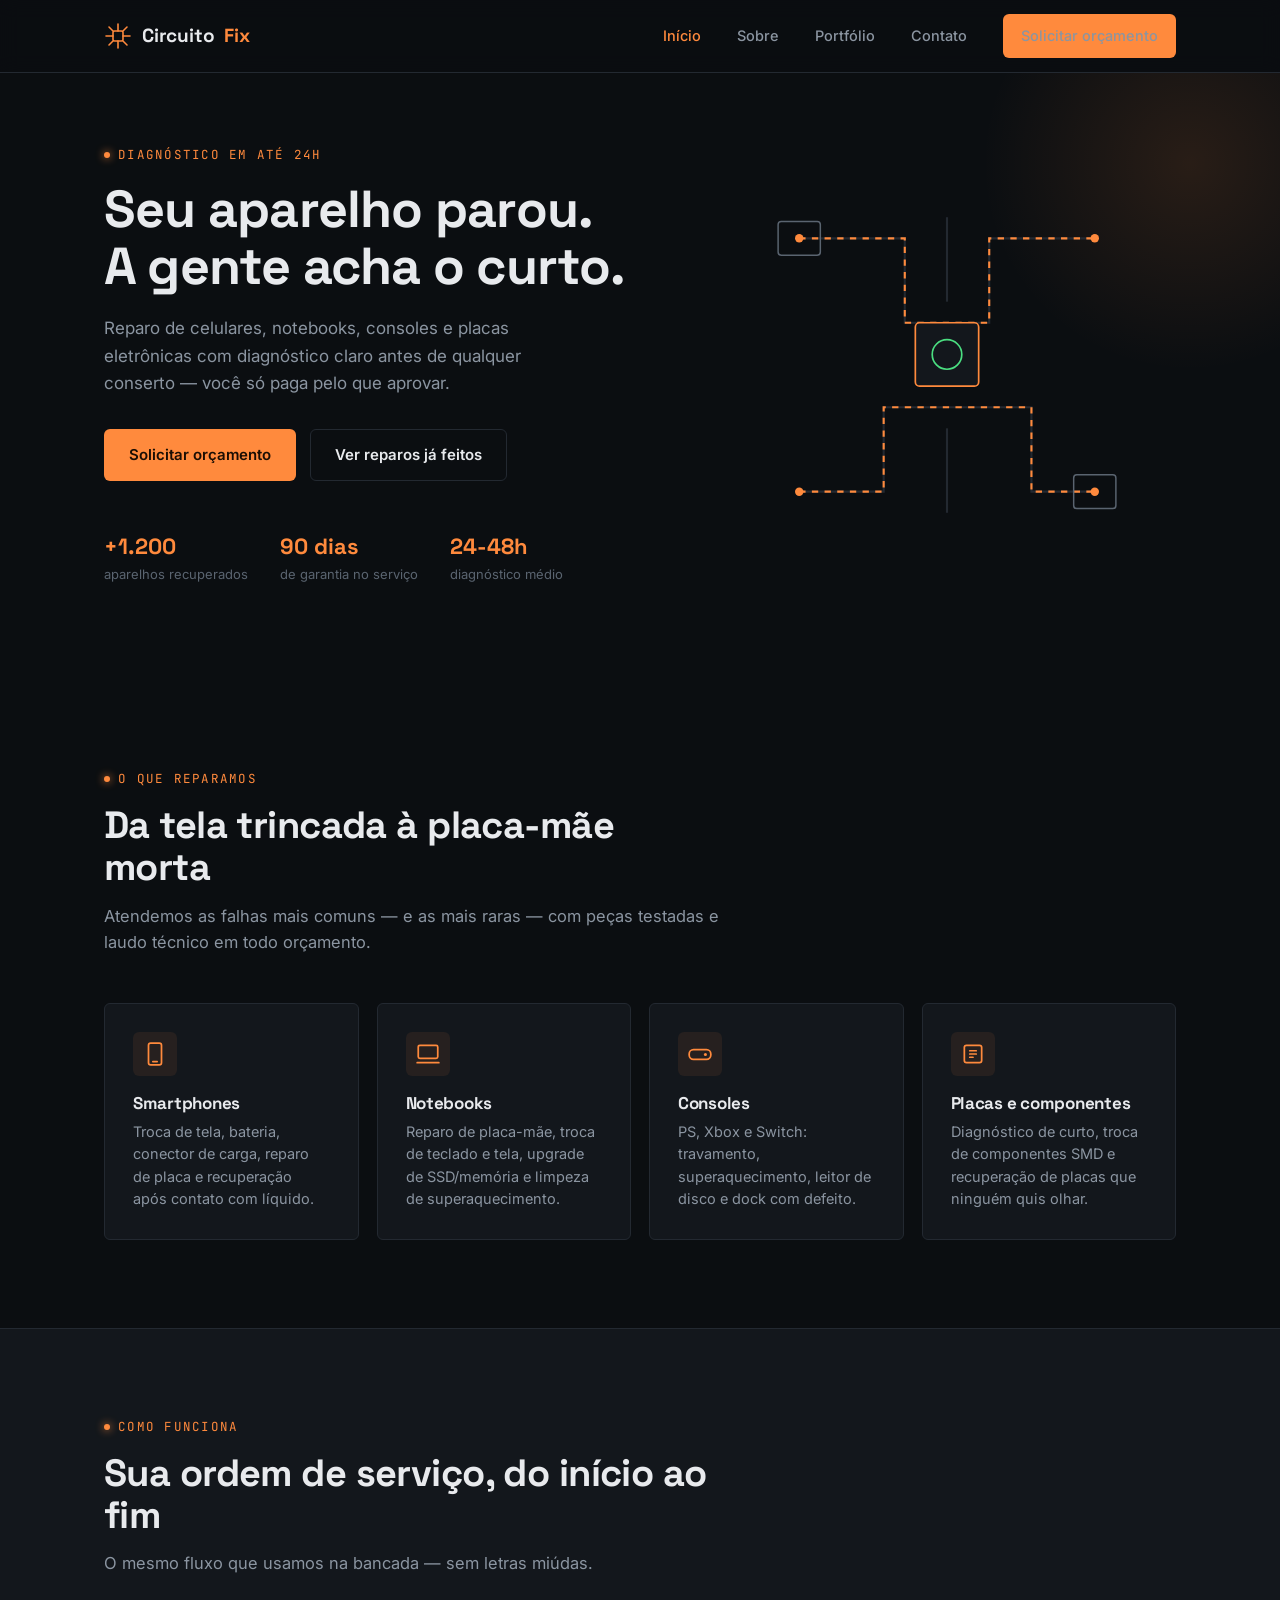
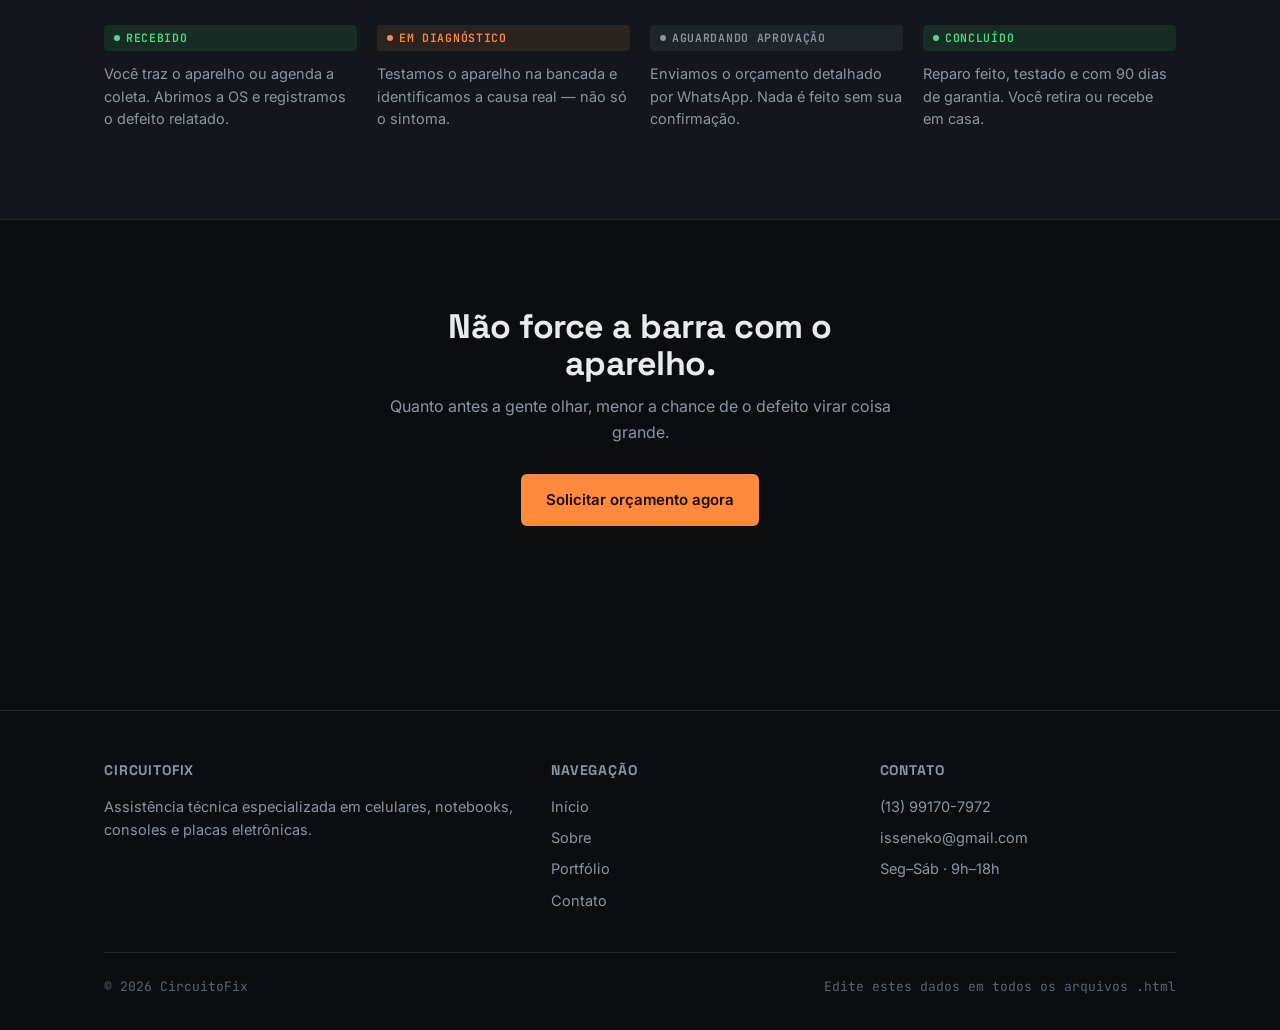
<file: index.html>
<!DOCTYPE html>
<html lang="pt-BR">
<head>
<meta charset="UTF-8">
<meta name="viewport" content="width=device-width, initial-scale=1.0">
<title>CircuitoFix — Assistência Técnica de Eletrônicos</title>
<meta name="description" content="Reparo de eletrônicos com diagnóstico transparente. Celulares, notebooks, consoles e placas. Orçamento sem compromisso.">
<link rel="stylesheet" href="assets/style.css">
</head>
<body>

<header>
  <nav class="nav wrap">
    <a href="index.html" class="logo">
      <svg class="logo-mark" viewBox="0 0 28 28" fill="none" xmlns="http://www.w3.org/2000/svg">
        <rect x="9" y="9" width="10" height="10" rx="1.5" stroke="#FF8A3D" stroke-width="1.6"/>
        <path d="M14 2V9M14 19V26M2 14H9M19 14H26M5 5L9 9M23 5L19 9M5 23L9 19M23 23L19 19" stroke="#FF8A3D" stroke-width="1.6" stroke-linecap="round"/>
      </svg>
      Circuito<span>Fix</span>
    </a>
    <button class="nav-toggle" aria-label="Abrir menu" aria-expanded="false">
      <svg width="24" height="24" viewBox="0 0 24 24" fill="none"><path d="M3 6H21M3 12H21M3 18H21" stroke="currentColor" stroke-width="2" stroke-linecap="round"/></svg>
    </button>
    <div class="nav-links">
      <a href="index.html" class="active">Início</a>
      <a href="sobre.html">Sobre</a>
      <a href="portfolio.html">Portfólio</a>
      <a href="contato.html">Contato</a>
      <a href="contato.html" class="nav-cta">Solicitar orçamento</a>
    </div>
  </nav>
</header>

<main>

  <!-- HERO: diagrama de trilha de PCB conectando os elementos -->
  <section class="hero">
    <div class="wrap hero-grid">
      <div class="hero-copy reveal">
        <div class="eyebrow">Diagnóstico em até 24h</div>
        <h1>Seu aparelho parou.<br>A gente acha o curto.</h1>
        <p class="hero-sub">Reparo de celulares, notebooks, consoles e placas eletrônicas com diagnóstico claro antes de qualquer conserto — você só paga pelo que aprovar.</p>
        <div class="hero-actions">
          <a href="contato.html" class="btn btn-primary">Solicitar orçamento</a>
          <a href="portfolio.html" class="btn btn-ghost">Ver reparos já feitos</a>
        </div>
        <div class="hero-trust">
          <div class="hero-trust-item"><strong>+1.200</strong><span>aparelhos recuperados</span></div>
          <div class="hero-trust-item"><strong>90 dias</strong><span>de garantia no serviço</span></div>
          <div class="hero-trust-item"><strong>24-48h</strong><span>diagnóstico médio</span></div>
        </div>
      </div>

      <div class="hero-visual reveal">
        <svg viewBox="0 0 360 360" fill="none" xmlns="http://www.w3.org/2000/svg" class="pcb-art">
          <!-- trilhas -->
          <path d="M40 60H140V140H220V60H320" stroke="#232931" stroke-width="2"/>
          <path d="M40 60H140V140H220V60H320" stroke="#FF8A3D" stroke-width="2" stroke-dasharray="6 6" class="trace trace-1"/>
          <path d="M40 300H120V220H260V300H320" stroke="#232931" stroke-width="2"/>
          <path d="M40 300H120V220H260V300H320" stroke="#FF8A3D" stroke-width="2" stroke-dasharray="6 6" class="trace trace-2"/>
          <path d="M180 40V120" stroke="#232931" stroke-width="2"/>
          <path d="M180 240V320" stroke="#232931" stroke-width="2"/>
          <!-- componentes -->
          <rect x="150" y="140" width="60" height="60" rx="4" stroke="#FF8A3D" stroke-width="1.6" fill="#13171C"/>
          <circle cx="180" cy="170" r="14" stroke="#4ADE80" stroke-width="1.6" fill="none"/>
          <circle cx="40" cy="60" r="4" fill="#FF8A3D"/>
          <circle cx="320" cy="60" r="4" fill="#FF8A3D"/>
          <circle cx="40" cy="300" r="4" fill="#FF8A3D"/>
          <circle cx="320" cy="300" r="4" fill="#FF8A3D"/>
          <rect x="20" y="44" width="40" height="32" rx="3" stroke="#5A6470" stroke-width="1.4" fill="none"/>
          <rect x="300" y="284" width="40" height="32" rx="3" stroke="#5A6470" stroke-width="1.4" fill="none"/>
        </svg>
      </div>
    </div>
  </section>

  <!-- SERVIÇOS — resumo, vocabulário de OS -->
  <section class="section">
    <div class="wrap">
      <div class="section-head reveal">
        <div class="eyebrow">O que reparamos</div>
        <h2>Da tela trincada à placa-mãe morta</h2>
        <p>Atendemos as falhas mais comuns — e as mais raras — com peças testadas e laudo técnico em todo orçamento.</p>
      </div>

      <div class="services-grid reveal">
        <div class="card service-card">
          <div class="service-icon">
            <svg width="26" height="26" viewBox="0 0 24 24" fill="none"><rect x="6" y="2" width="12" height="20" rx="2" stroke="#FF8A3D" stroke-width="1.6"/><line x1="10" y1="19" x2="14" y2="19" stroke="#FF8A3D" stroke-width="1.6" stroke-linecap="round"/></svg>
          </div>
          <h3>Smartphones</h3>
          <p class="text-muted">Troca de tela, bateria, conector de carga, reparo de placa e recuperação após contato com líquido.</p>
        </div>
        <div class="card service-card">
          <div class="service-icon">
            <svg width="26" height="26" viewBox="0 0 24 24" fill="none"><rect x="3" y="4" width="18" height="12" rx="1.5" stroke="#FF8A3D" stroke-width="1.6"/><line x1="2" y1="20" x2="22" y2="20" stroke="#FF8A3D" stroke-width="1.6" stroke-linecap="round"/></svg>
          </div>
          <h3>Notebooks</h3>
          <p class="text-muted">Reparo de placa-mãe, troca de teclado e tela, upgrade de SSD/memória e limpeza de superaquecimento.</p>
        </div>
        <div class="card service-card">
          <div class="service-icon">
            <svg width="26" height="26" viewBox="0 0 24 24" fill="none"><rect x="2" y="8" width="20" height="9" rx="4" stroke="#FF8A3D" stroke-width="1.6"/><circle cx="17" cy="12.5" r="1.4" fill="#FF8A3D"/></svg>
          </div>
          <h3>Consoles</h3>
          <p class="text-muted">PS, Xbox e Switch: travamento, superaquecimento, leitor de disco e dock com defeito.</p>
        </div>
        <div class="card service-card">
          <div class="service-icon">
            <svg width="26" height="26" viewBox="0 0 24 24" fill="none"><rect x="4" y="4" width="16" height="16" rx="2" stroke="#FF8A3D" stroke-width="1.6"/><path d="M9 9H15M9 12H15M9 15H12" stroke="#FF8A3D" stroke-width="1.6" stroke-linecap="round"/></svg>
          </div>
          <h3>Placas e componentes</h3>
          <p class="text-muted">Diagnóstico de curto, troca de componentes SMD e recuperação de placas que ninguém quis olhar.</p>
        </div>
      </div>
    </div>
  </section>

  <!-- COMO FUNCIONA — ordem de serviço real, não números genéricos -->
  <section class="section section-os">
    <div class="wrap">
      <div class="section-head reveal">
        <div class="eyebrow">Como funciona</div>
        <h2>Sua ordem de serviço, do início ao fim</h2>
        <p>O mesmo fluxo que usamos na bancada — sem letras miúdas.</p>
      </div>

      <div class="os-list reveal">
        <div class="os-item">
          <span class="status status-ok">Recebido</span>
          <p>Você traz o aparelho ou agenda a coleta. Abrimos a OS e registramos o defeito relatado.</p>
        </div>
        <div class="os-item">
          <span class="status status-progress">Em diagnóstico</span>
          <p>Testamos o aparelho na bancada e identificamos a causa real — não só o sintoma.</p>
        </div>
        <div class="os-item">
          <span class="status status-wait">Aguardando aprovação</span>
          <p>Enviamos o orçamento detalhado por WhatsApp. Nada é feito sem sua confirmação.</p>
        </div>
        <div class="os-item">
          <span class="status status-ok">Concluído</span>
          <p>Reparo feito, testado e com 90 dias de garantia. Você retira ou recebe em casa.</p>
        </div>
      </div>
    </div>
  </section>

  <!-- CTA final -->
  <section class="section cta-final">
    <div class="wrap cta-final-inner reveal">
      <h2>Não force a barra com o aparelho.</h2>
      <p>Quanto antes a gente olhar, menor a chance de o defeito virar coisa grande.</p>
      <a href="contato.html" class="btn btn-primary">Solicitar orçamento agora</a>
    </div>
  </section>

</main>

<footer>
  <div class="wrap">
    <div class="footer-grid">
      <div class="footer-col">
        <h4>CircuitoFix</h4>
        <p>Assistência técnica especializada em celulares, notebooks, consoles e placas eletrônicas.</p>
      </div>
      <div class="footer-col">
        <h4>Navegação</h4>
        <a href="index.html">Início</a>
        <a href="sobre.html">Sobre</a>
        <a href="portfolio.html">Portfólio</a>
        <a href="contato.html">Contato</a>
      </div>
      <div class="footer-col">
        <h4>Contato</h4>
        <a href="tel:+5513991707972">(13) 99170-7972</a>
        <a href="mailto:isseneko@gmail.com">isseneko@gmail.com</a>
        <p>Seg–Sáb · 9h–18h</p>
      </div>
    </div>
    <div class="footer-bottom">
      <span>© 2026 CircuitoFix</span>
      <span>Edite estes dados em todos os arquivos .html</span>
    </div>
  </div>
</footer>

<script src="assets/script.js"></script>
</body>
</html>
</file>
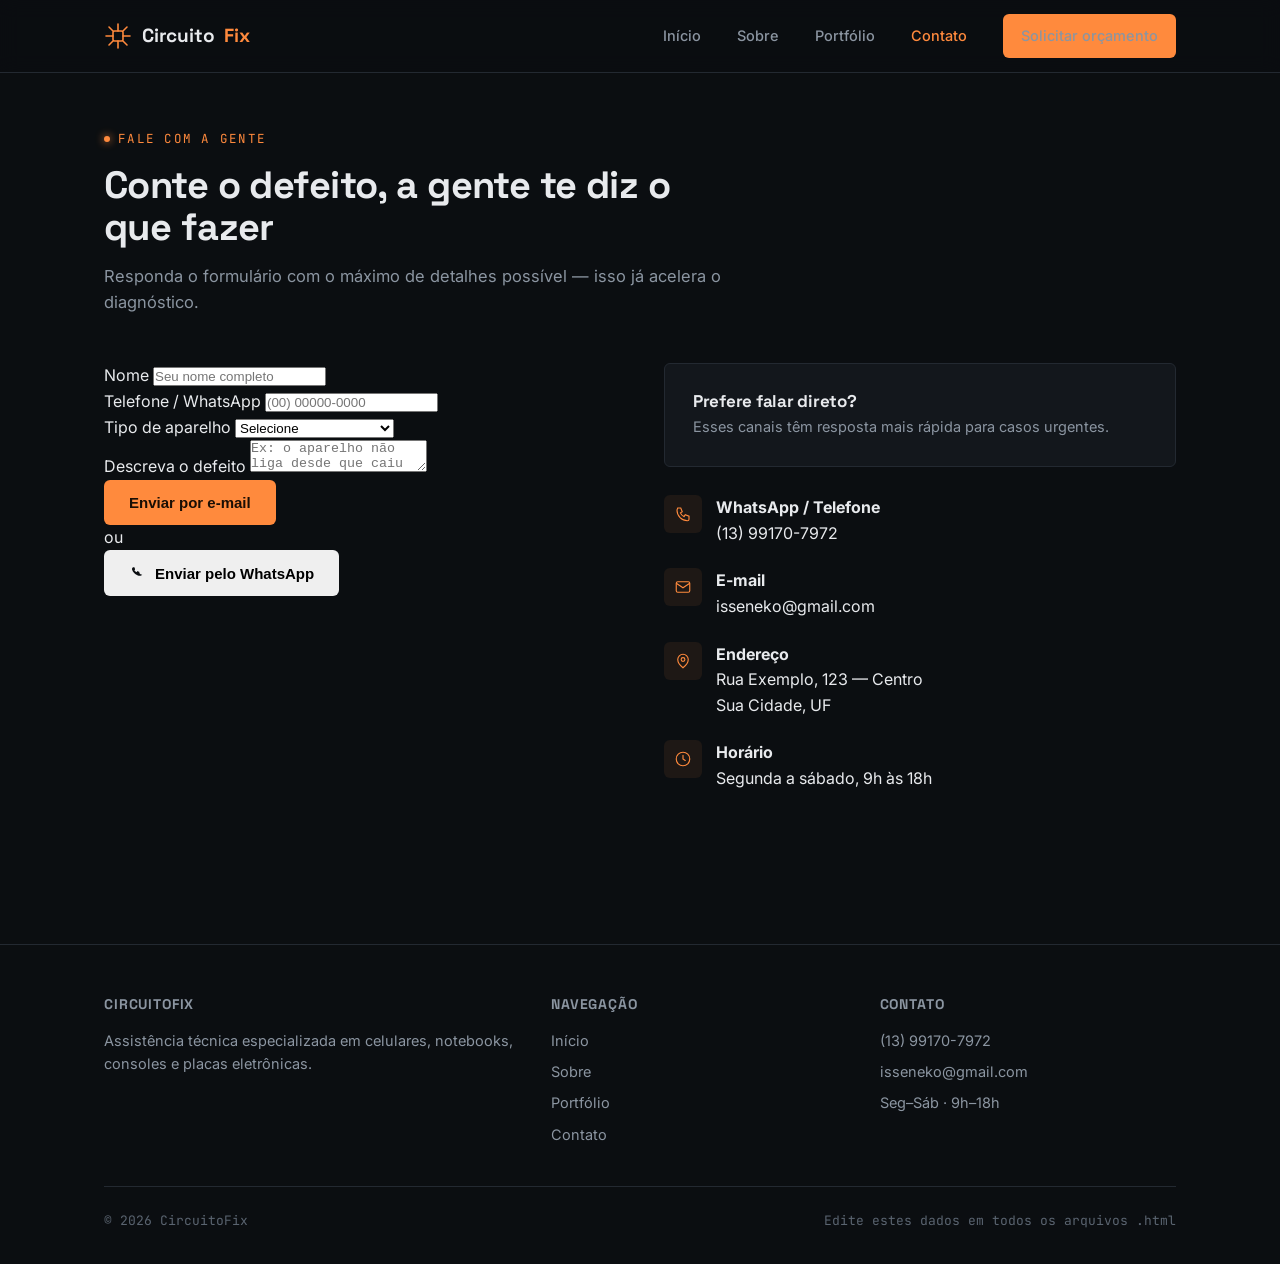
<file: contato.html>
<!DOCTYPE html>
<html lang="pt-BR">
<head>
<meta charset="UTF-8">
<meta name="viewport" content="width=device-width, initial-scale=1.0">
<title>Contato — CircuitoFix</title>
<meta name="description" content="Solicite um orçamento ou tire dúvidas sobre o reparo do seu aparelho.">
<link rel="stylesheet" href="assets/style.css">
<style>
  .contact-grid { display: grid; grid-template-columns: 1fr 1fr; gap: 48px; align-items: start; }
  .contact-info-list { display: flex; flex-direction: column; gap: 22px; margin-top: 28px; }
  .info-item { display: flex; gap: 14px; align-items: flex-start; }
  .info-icon {
    width: 38px; height: 38px; flex-shrink: 0; border-radius: var(--radius);
    background: rgba(255,138,61,0.08); display: flex; align-items: center; justify-content: center;

  .info-item h4 { font-size: 14.5px; margin-bottom: 2px; }
  .info-item p, .info-item a { font-size: 14.5px; color: var(--text-muted); }
  .info-item a:hover { color: var(--accent); }

  form { display: flex; flex-direction: column; gap: 16px; }
  .field label { display: block; font-size: 13.5px; color: var(--text-muted); margin-bottom: 6px; }
  .field input, .field select, .field textarea {
    width: 100%; background: var(--panel-raised); border: 1px solid var(--border);
    border-radius: var(--radius); padding: 12px 14px; color: var(--text);
    font-family: var(--font-body); font-size: 15px; transition: border-color 0.2s ease;
  }
  .field input:focus, .field select:focus, .field textarea:focus {
    outline: none; border-color: var(--accent);
  }
  .field textarea { resize: vertical; min-height: 110px; }
  .field-row { display: grid; grid-template-columns: 1fr 1fr; gap: 16px; }

  #form-feedback {
    font-size: 14px; color: var(--ok); margin-top: 4px; opacity: 0; transition: opacity 0.3s ease; min-height: 20px;
  }
  #form-feedback.show { opacity: 1; }

  .form-divider {
    display: flex; align-items: center; gap: 12px; margin: 4px 0;
    font-size: 12.5px; color: var(--text-faint); font-family: var(--font-mono); text-transform: uppercase;
  }
  .form-divider::before, .form-divider::after {
    content: ''; flex: 1; height: 1px; background: var(--border);
  }

  .btn-whatsapp {
    background: #25D366; color: #0B0E11; width: 100%; justify-content: center;
  }
  .btn-whatsapp:hover { background: #2EE579; }
  .form-actions { display: flex; flex-direction: column; gap: 14px; }

  @media (max-width: 820px) {
    .contact-grid { grid-template-columns: 1fr; }
    .field-row { grid-template-columns: 1fr; }
  }
</style>
</head>
<body>

<header>
  <nav class="nav wrap">
    <a href="index.html" class="logo">
      <svg class="logo-mark" viewBox="0 0 28 28" fill="none" xmlns="http://www.w3.org/2000/svg">
        <rect x="9" y="9" width="10" height="10" rx="1.5" stroke="#FF8A3D" stroke-width="1.6"/>
        <path d="M14 2V9M14 19V26M2 14H9M19 14H26M5 5L9 9M23 5L19 9M5 23L9 19M23 23L19 19" stroke="#FF8A3D" stroke-width="1.6" stroke-linecap="round"/>
      </svg>
      Circuito<span>Fix</span>
    </a>
    <button class="nav-toggle" aria-label="Abrir menu" aria-expanded="false">
      <svg width="24" height="24" viewBox="0 0 24 24" fill="none"><path d="M3 6H21M3 12H21M3 18H21" stroke="currentColor" stroke-width="2" stroke-linecap="round"/></svg>
    </button>
    <div class="nav-links">
      <a href="index.html">Início</a>
      <a href="sobre.html">Sobre</a>
      <a href="portfolio.html">Portfólio</a>
      <a href="contato.html" class="active">Contato</a>
      <a href="contato.html" class="nav-cta">Solicitar orçamento</a>
    </div>
  </nav>
</header>

<main>
  <section class="section-tight">
    <div class="wrap">
      <div class="section-head reveal">
        <div class="eyebrow">Fale com a gente</div>
        <h2>Conte o defeito, a gente te diz o que fazer</h2>
        <p>Responda o formulário com o máximo de detalhes possível — isso já acelera o diagnóstico.</p>
      </div>

      <div class="contact-grid">
        <div class="reveal">
          <form id="contact-form" novalidate action="https://formspree.io/f/SEU_CODIGO_AQUI" method="POST">
            <div class="field-row">
              <div class="field">
                <label for="nome">Nome</label>
                <input type="text" id="nome" name="nome" required placeholder="Seu nome completo">
              </div>
              <div class="field">
                <label for="telefone">Telefone / WhatsApp</label>
                <input type="tel" id="telefone" name="telefone" required placeholder="(00) 00000-0000">
              </div>
            </div>

            <div class="field">
              <label for="aparelho">Tipo de aparelho</label>
              <select id="aparelho" name="aparelho" required>
                <option value="" disabled selected>Selecione</option>
                <option value="celular">Celular / smartphone</option>
                <option value="notebook">Notebook</option>
                <option value="console">Console de videogame</option>
                <option value="placa">Placa eletrônica</option>
                <option value="outro">Outro</option>
              </select>
            </div>

            <div class="field">
              <label for="defeito">Descreva o defeito</label>
              <textarea id="defeito" name="defeito" required placeholder="Ex: o aparelho não liga desde que caiu no chão, faz três dias..."></textarea>
            </div>

            <div class="form-actions">
              <button type="submit" class="btn btn-primary">Enviar por e-mail</button>

              <div class="form-divider">ou</div>

              <button type="button" id="whatsapp-btn" class="btn btn-whatsapp">
                <svg width="18" height="18" viewBox="0 0 24 24" fill="none"><path d="M12 21C12 21 19 15.5 19 10A7 7 0 005 10C5 15.5 12 21 12 21Z" stroke="#0B0E11" stroke-width="0" fill="#0B0E11" opacity="0"/><path d="M17.6 14.2C17.4 14.6 16.5 15.4 15.5 15.6C14.6 15.8 13.5 15.9 10.5 14.6C7.2 13.2 5.2 9.8 5 9.5C4.9 9.3 4 8.1 4 6.8C4 5.5 4.7 4.9 5 4.6C5.2 4.4 5.5 4.3 5.8 4.3H6.6C6.9 4.3 7.1 4.3 7.3 4.8C7.5 5.3 8 6.5 8 6.7C8.1 6.8 8.1 7 8 7.2C7.5 8.1 7 8 7.2 8.4C7.9 9.6 8.6 10.2 9.7 10.8C9.9 10.9 10 10.9 10.2 10.7C10.4 10.5 10.9 9.9 11.1 9.6C11.3 9.4 11.5 9.4 11.7 9.5C11.9 9.6 13.1 10.2 13.3 10.3C13.5 10.4 13.7 10.5 13.7 10.6C13.9 11.4 13.7 13.8 17.6 14.2Z" fill="#0B0E11"/></svg>
                Enviar pelo WhatsApp
              </button>
            </div>

            <p id="form-feedback" role="status"></p>
          </form>
        </div>

        <div class="reveal">
          <div class="card">
            <h3 style="font-size: 17px; margin-bottom: 4px;">Prefere falar direto?</h3>
            <p class="text-muted" style="font-size: 14.5px; margin-bottom: 0;">Esses canais têm resposta mais rápida para casos urgentes.</p>
          </div>

          <div class="contact-info-list">
            <div class="info-item">
              <div class="info-icon">
                <svg width="18" height="18" viewBox="0 0 24 24" fill="none"><path d="M5 4H9L11 9L8.5 10.5C9.5 13 11 14.5 13.5 15.5L15 13L20 15V19C20 20.1 19.1 21 18 21C10.3 21 4 14.7 4 7C4 5.9 4.9 5 5 4Z" stroke="#FF8A3D" stroke-width="1.5"/></svg>
              </div>
              <div>
                <h4>WhatsApp / Telefone</h4>
                <a href="tel:+5513991707972">(13) 99170-7972</a>
              </div>
            </div>
            <div class="info-item">
              <div class="info-icon">
                <svg width="18" height="18" viewBox="0 0 24 24" fill="none"><rect x="3" y="5" width="18" height="14" rx="2" stroke="#FF8A3D" stroke-width="1.5"/><path d="M3 7L12 13L21 7" stroke="#FF8A3D" stroke-width="1.5"/></svg>
              </div>
              <div>
                <h4>E-mail</h4>
                <a href="mailto:isseneko@gmail.com">isseneko@gmail.com</a>
              </div>
            </div>
            <div class="info-item">
              <div class="info-icon">
                <svg width="18" height="18" viewBox="0 0 24 24" fill="none"><path d="M12 21C12 21 19 15.5 19 10A7 7 0 005 10C5 15.5 12 21 12 21Z" stroke="#FF8A3D" stroke-width="1.5"/><circle cx="12" cy="10" r="2.5" stroke="#FF8A3D" stroke-width="1.5"/></svg>
              </div>
              <div>
                <h4>Endereço</h4>
                <p>Rua Exemplo, 123 — Centro<br>Sua Cidade, UF</p>
              </div>
            </div>
            <div class="info-item">
              <div class="info-icon">
                <svg width="18" height="18" viewBox="0 0 24 24" fill="none"><circle cx="12" cy="12" r="9" stroke="#FF8A3D" stroke-width="1.5"/><path d="M12 7V12L15 14" stroke="#FF8A3D" stroke-width="1.5" stroke-linecap="round"/></svg>
              </div>
              <div>
                <h4>Horário</h4>
                <p>Segunda a sábado, 9h às 18h</p>
              </div>
            </div>
          </div>
        </div>
      </div>
    </div>
  </section>
</main>

<footer>
  <div class="wrap">
    <div class="footer-grid">
      <div class="footer-col">
        <h4>CircuitoFix</h4>
        <p>Assistência técnica especializada em celulares, notebooks, consoles e placas eletrônicas.</p>
      </div>
      <div class="footer-col">
        <h4>Navegação</h4>
        <a href="index.html">Início</a>
        <a href="sobre.html">Sobre</a>
        <a href="portfolio.html">Portfólio</a>
        <a href="contato.html">Contato</a>
      </div>
      <div class="footer-col">
        <h4>Contato</h4>
        <a href="tel:+5513991707972">(13) 99170-7972</a>
        <a href="mailto:isseneko@gmail.com">isseneko@gmail.com</a>
        <p>Seg–Sáb · 9h–18h</p>
      </div>
    </div>
    <div class="footer-bottom">
      <span>© 2026 CircuitoFix</span>
      <span>Edite estes dados em todos os arquivos .html</span>
    </div>
  </div>
</footer>

<script src="assets/script.js"></script>
<script>
  // ---- Configuração: número de WhatsApp do negócio ----
  // Formato: 55 (Brasil) + DDD + número, só dígitos
  const WHATSAPP_NUMERO = "5513991707972";

  document.addEventListener('DOMContentLoaded', () => {
    const form = document.querySelector('#contact-form');
    const whatsappBtn = document.querySelector('#whatsapp-btn');

    function getFormData() {
      return {
        nome: form.nome.value.trim(),
        telefone: form.telefone.value.trim(),
        aparelho: form.aparelho.options[form.aparelho.selectedIndex]?.text || '',
        defeito: form.defeito.value.trim(),
      };
    }

    function validar(data) {
      if (!data.nome || !data.telefone || !form.aparelho.value || !data.defeito) {
        alert('Preencha todos os campos antes de enviar.');
        return false;
      }
      return true;
    }

    // Botão WhatsApp: monta a mensagem com os dados do formulário e abre o WhatsApp
    if (whatsappBtn) {
      whatsappBtn.addEventListener('click', () => {
        const data = getFormData();
        if (!validar(data)) return;

        const mensagem =
          `Olá! Quero um orçamento.%0A%0A` +
          `*Nome:* ${encodeURIComponent(data.nome)}%0A` +
          `*Telefone:* ${encodeURIComponent(data.telefone)}%0A` +
          `*Aparelho:* ${encodeURIComponent(data.aparelho)}%0A` +
          `*Defeito:* ${encodeURIComponent(data.defeito)}`;

        const url = `https://wa.me/${WHATSAPP_NUMERO}?text=${mensagem}`;
        window.open(url, '_blank');
      });
    }
  });
</script>
</body>
</html>
</file>
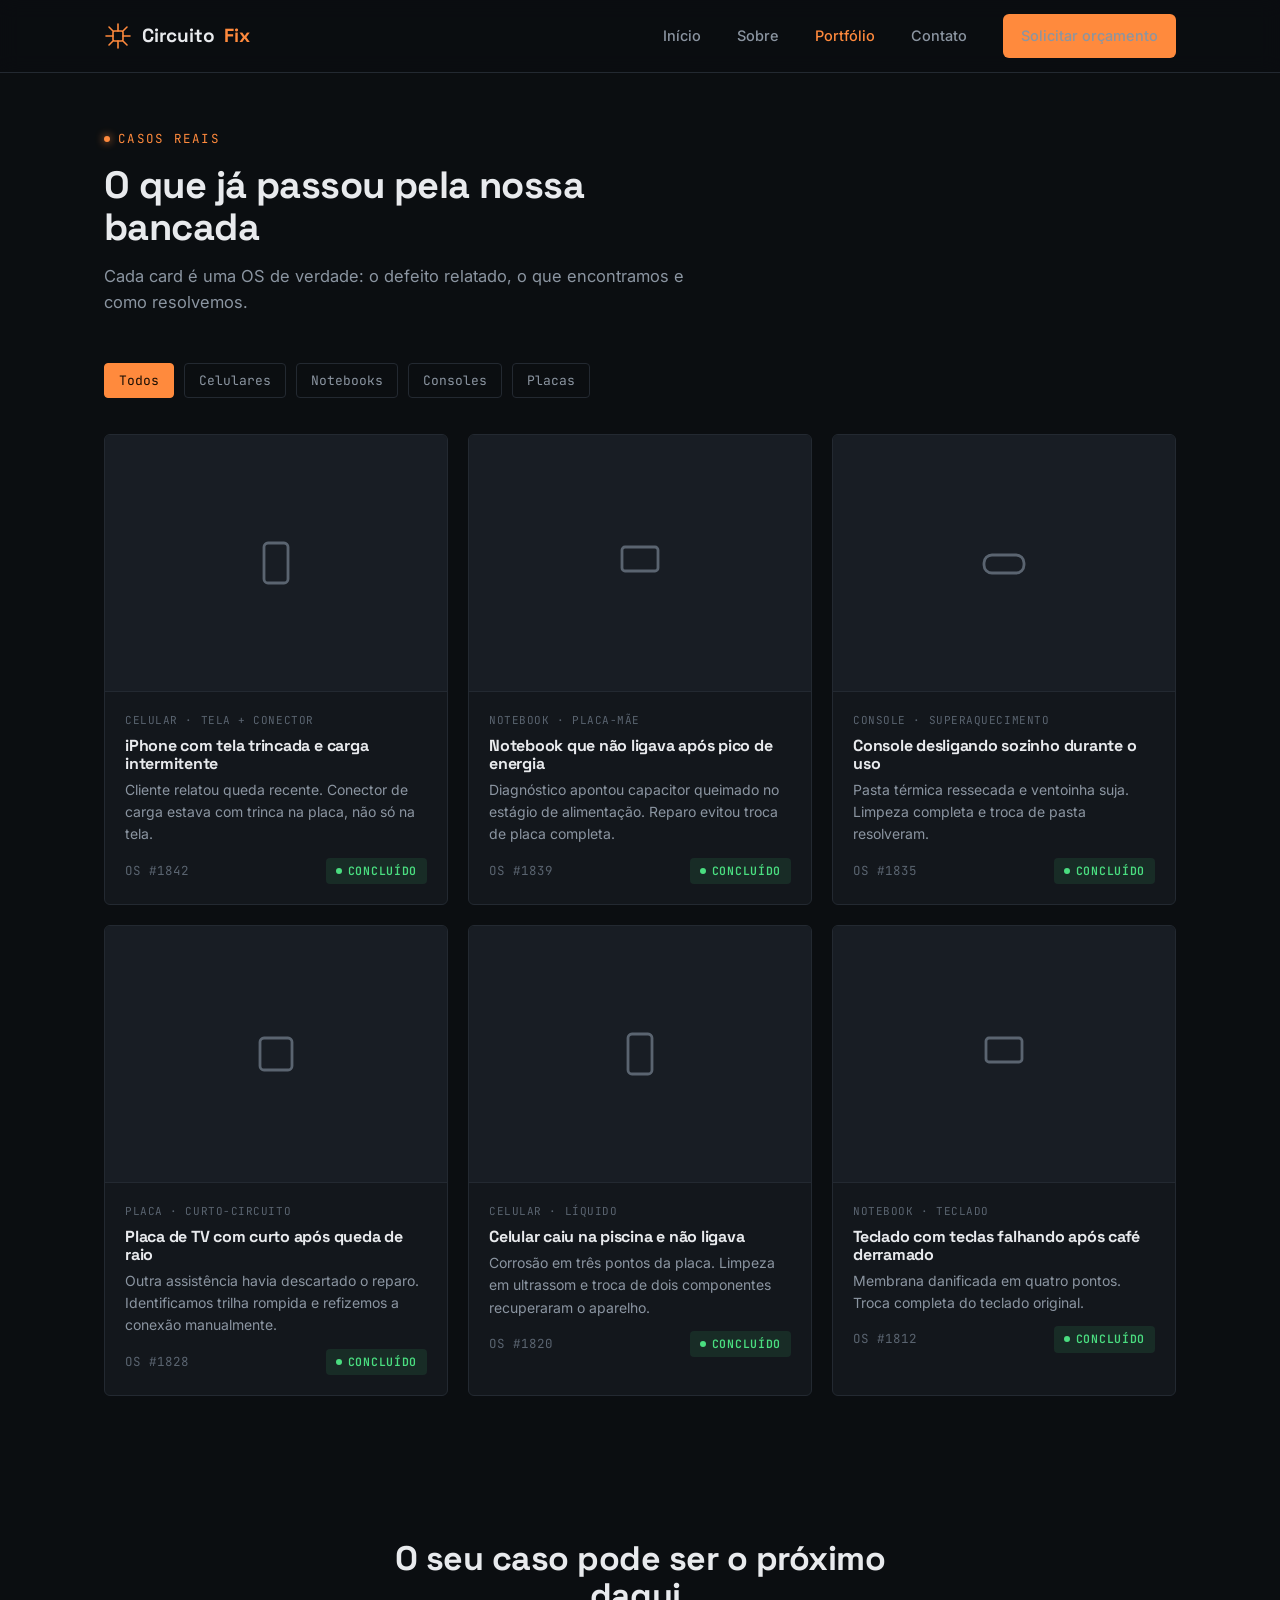
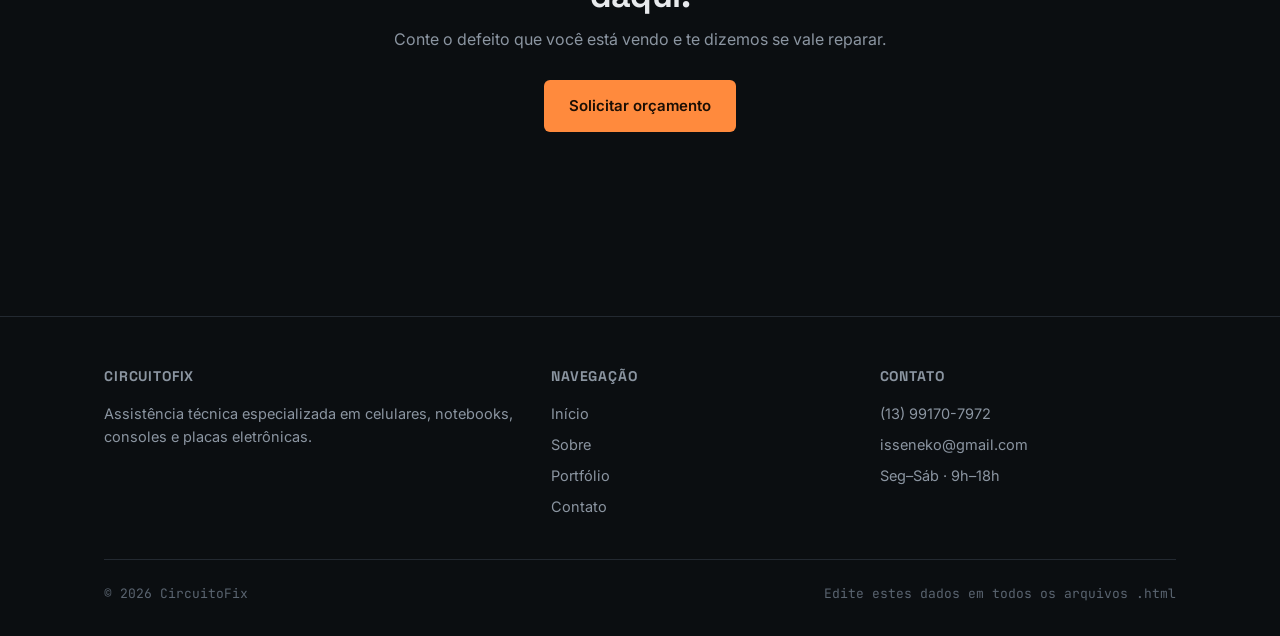
<file: portfolio.html>
<!DOCTYPE html>
<html lang="pt-BR">
<head>
<meta charset="UTF-8">
<meta name="viewport" content="width=device-width, initial-scale=1.0">
<title>Portfólio — CircuitoFix</title>
<meta name="description" content="Casos reais de reparo: antes e depois, defeito identificado e solução aplicada.">
<link rel="stylesheet" href="assets/style.css">
<style>
  .filter-bar { display: flex; gap: 10px; flex-wrap: wrap; margin-bottom: 36px; }
  .filter-btn {
    font-family: var(--font-mono); font-size: 13px; padding: 8px 14px;
    border-radius: 4px; border: 1px solid var(--border); background: transparent;
    color: var(--text-muted); cursor: pointer; transition: all 0.2s ease;
  }
  .filter-btn:hover { border-color: var(--accent); color: var(--text); }
  .filter-btn.active { background: var(--accent); color: #1A0E04; border-color: var(--accent); }

  .case-grid { display: grid; grid-template-columns: repeat(3, 1fr); gap: 20px; }
  .case-card { overflow: hidden; padding: 0; }
  .case-thumb {
    aspect-ratio: 4/3; background: var(--panel-raised);
    display: flex; align-items: center; justify-content: center;
    border-bottom: 1px solid var(--border);
  }
  .case-body { padding: 20px; }
  .case-tag { font-family: var(--font-mono); font-size: 11px; color: var(--text-faint); text-transform: uppercase; letter-spacing: 0.05em; margin-bottom: 8px; display: block; }
  .case-body h3 { font-size: 16px; margin-bottom: 6px; }
  .case-body p { font-size: 14px; color: var(--text-muted); margin-bottom: 12px; }
  .case-meta { display: flex; justify-content: space-between; align-items: center; font-size: 12.5px; color: var(--text-faint); font-family: var(--font-mono); }

  @media (max-width: 900px) { .case-grid { grid-template-columns: 1fr 1fr; } }
  @media (max-width: 600px) { .case-grid { grid-template-columns: 1fr; } }
</style>
</head>
<body>

<header>
  <nav class="nav wrap">
    <a href="index.html" class="logo">
      <svg class="logo-mark" viewBox="0 0 28 28" fill="none" xmlns="http://www.w3.org/2000/svg">
        <rect x="9" y="9" width="10" height="10" rx="1.5" stroke="#FF8A3D" stroke-width="1.6"/>
        <path d="M14 2V9M14 19V26M2 14H9M19 14H26M5 5L9 9M23 5L19 9M5 23L9 19M23 23L19 19" stroke="#FF8A3D" stroke-width="1.6" stroke-linecap="round"/>
      </svg>
      Circuito<span>Fix</span>
    </a>
    <button class="nav-toggle" aria-label="Abrir menu" aria-expanded="false">
      <svg width="24" height="24" viewBox="0 0 24 24" fill="none"><path d="M3 6H21M3 12H21M3 18H21" stroke="currentColor" stroke-width="2" stroke-linecap="round"/></svg>
    </button>
    <div class="nav-links">
      <a href="index.html">Início</a>
      <a href="sobre.html">Sobre</a>
      <a href="portfolio.html" class="active">Portfólio</a>
      <a href="contato.html">Contato</a>
      <a href="contato.html" class="nav-cta">Solicitar orçamento</a>
    </div>
  </nav>
</header>

<main>
  <section class="section-tight">
    <div class="wrap">
      <div class="section-head reveal">
        <div class="eyebrow">Casos reais</div>
        <h2>O que já passou pela nossa bancada</h2>
        <p>Cada card é uma OS de verdade: o defeito relatado, o que encontramos e como resolvemos.</p>
      </div>

      <div class="filter-bar reveal">
        <button class="filter-btn active" data-filter="todos">Todos</button>
        <button class="filter-btn" data-filter="celular">Celulares</button>
        <button class="filter-btn" data-filter="notebook">Notebooks</button>
        <button class="filter-btn" data-filter="console">Consoles</button>
        <button class="filter-btn" data-filter="placa">Placas</button>
      </div>

      <div class="case-grid reveal" id="case-grid">

        <article class="card case-card" data-cat="celular">
          <div class="case-thumb">
            <svg width="48" height="48" viewBox="0 0 24 24" fill="none"><rect x="6" y="2" width="12" height="20" rx="2" stroke="#5A6470" stroke-width="1.4"/></svg>
          </div>
          <div class="case-body">
            <span class="case-tag">Celular · Tela + conector</span>
            <h3>iPhone com tela trincada e carga intermitente</h3>
            <p>Cliente relatou queda recente. Conector de carga estava com trinca na placa, não só na tela.</p>
            <div class="case-meta"><span>OS #1842</span><span class="status status-ok">Concluído</span></div>
          </div>
        </article>

        <article class="card case-card" data-cat="notebook">
          <div class="case-thumb">
            <svg width="48" height="48" viewBox="0 0 24 24" fill="none"><rect x="3" y="4" width="18" height="12" rx="1.5" stroke="#5A6470" stroke-width="1.4"/></svg>
          </div>
          <div class="case-body">
            <span class="case-tag">Notebook · Placa-mãe</span>
            <h3>Notebook que não ligava após pico de energia</h3>
            <p>Diagnóstico apontou capacitor queimado no estágio de alimentação. Reparo evitou troca de placa completa.</p>
            <div class="case-meta"><span>OS #1839</span><span class="status status-ok">Concluído</span></div>
          </div>
        </article>

        <article class="card case-card" data-cat="console">
          <div class="case-thumb">
            <svg width="48" height="48" viewBox="0 0 24 24" fill="none"><rect x="2" y="8" width="20" height="9" rx="4" stroke="#5A6470" stroke-width="1.4"/></svg>
          </div>
          <div class="case-body">
            <span class="case-tag">Console · Superaquecimento</span>
            <h3>Console desligando sozinho durante o uso</h3>
            <p>Pasta térmica ressecada e ventoinha suja. Limpeza completa e troca de pasta resolveram.</p>
            <div class="case-meta"><span>OS #1835</span><span class="status status-ok">Concluído</span></div>
          </div>
        </article>

        <article class="card case-card" data-cat="placa">
          <div class="case-thumb">
            <svg width="48" height="48" viewBox="0 0 24 24" fill="none"><rect x="4" y="4" width="16" height="16" rx="2" stroke="#5A6470" stroke-width="1.4"/></svg>
          </div>
          <div class="case-body">
            <span class="case-tag">Placa · Curto-circuito</span>
            <h3>Placa de TV com curto após queda de raio</h3>
            <p>Outra assistência havia descartado o reparo. Identificamos trilha rompida e refizemos a conexão manualmente.</p>
            <div class="case-meta"><span>OS #1828</span><span class="status status-ok">Concluído</span></div>
          </div>
        </article>

        <article class="card case-card" data-cat="celular">
          <div class="case-thumb">
            <svg width="48" height="48" viewBox="0 0 24 24" fill="none"><rect x="6" y="2" width="12" height="20" rx="2" stroke="#5A6470" stroke-width="1.4"/></svg>
          </div>
          <div class="case-body">
            <span class="case-tag">Celular · Líquido</span>
            <h3>Celular caiu na piscina e não ligava</h3>
            <p>Corrosão em três pontos da placa. Limpeza em ultrassom e troca de dois componentes recuperaram o aparelho.</p>
            <div class="case-meta"><span>OS #1820</span><span class="status status-ok">Concluído</span></div>
          </div>
        </article>

        <article class="card case-card" data-cat="notebook">
          <div class="case-thumb">
            <svg width="48" height="48" viewBox="0 0 24 24" fill="none"><rect x="3" y="4" width="18" height="12" rx="1.5" stroke="#5A6470" stroke-width="1.4"/></svg>
          </div>
          <div class="case-body">
            <span class="case-tag">Notebook · Teclado</span>
            <h3>Teclado com teclas falhando após café derramado</h3>
            <p>Membrana danificada em quatro pontos. Troca completa do teclado original.</p>
            <div class="case-meta"><span>OS #1812</span><span class="status status-ok">Concluído</span></div>
          </div>
        </article>

      </div>
    </div>
  </section>

  <section class="section cta-final">
    <div class="wrap cta-final-inner reveal">
      <h2>O seu caso pode ser o próximo daqui.</h2>
      <p>Conte o defeito que você está vendo e te dizemos se vale reparar.</p>
      <a href="contato.html" class="btn btn-primary">Solicitar orçamento</a>
    </div>
  </section>
</main>

<footer>
  <div class="wrap">
    <div class="footer-grid">
      <div class="footer-col">
        <h4>CircuitoFix</h4>
        <p>Assistência técnica especializada em celulares, notebooks, consoles e placas eletrônicas.</p>
      </div>
      <div class="footer-col">
        <h4>Navegação</h4>
        <a href="index.html">Início</a>
        <a href="sobre.html">Sobre</a>
        <a href="portfolio.html">Portfólio</a>
        <a href="contato.html">Contato</a>
      </div>
      <div class="footer-col">
        <h4>Contato</h4>
        <a href="tel:+5513991707972">(13) 99170-7972</a>
        <a href="mailto:isseneko@gmail.com">isseneko@gmail.com</a>
        <p>Seg–Sáb · 9h–18h</p>
      </div>
    </div>
    <div class="footer-bottom">
      <span>© 2026 CircuitoFix</span>
      <span>Edite estes dados em todos os arquivos .html</span>
    </div>
  </div>
</footer>

<script src="assets/script.js"></script>
<script>
  // Filtro do portfólio
  document.addEventListener('DOMContentLoaded', () => {
    const buttons = document.querySelectorAll('.filter-btn');
    const cards = document.querySelectorAll('#case-grid .case-card');

    buttons.forEach((btn) => {
      btn.addEventListener('click', () => {
        buttons.forEach((b) => b.classList.remove('active'));
        btn.classList.add('active');
        const filter = btn.dataset.filter;

        cards.forEach((card) => {
          const show = filter === 'todos' || card.dataset.cat === filter;
          card.style.display = show ? '' : 'none';
        });
      });
    });
  });
</script>
</body>
</html>
</file>
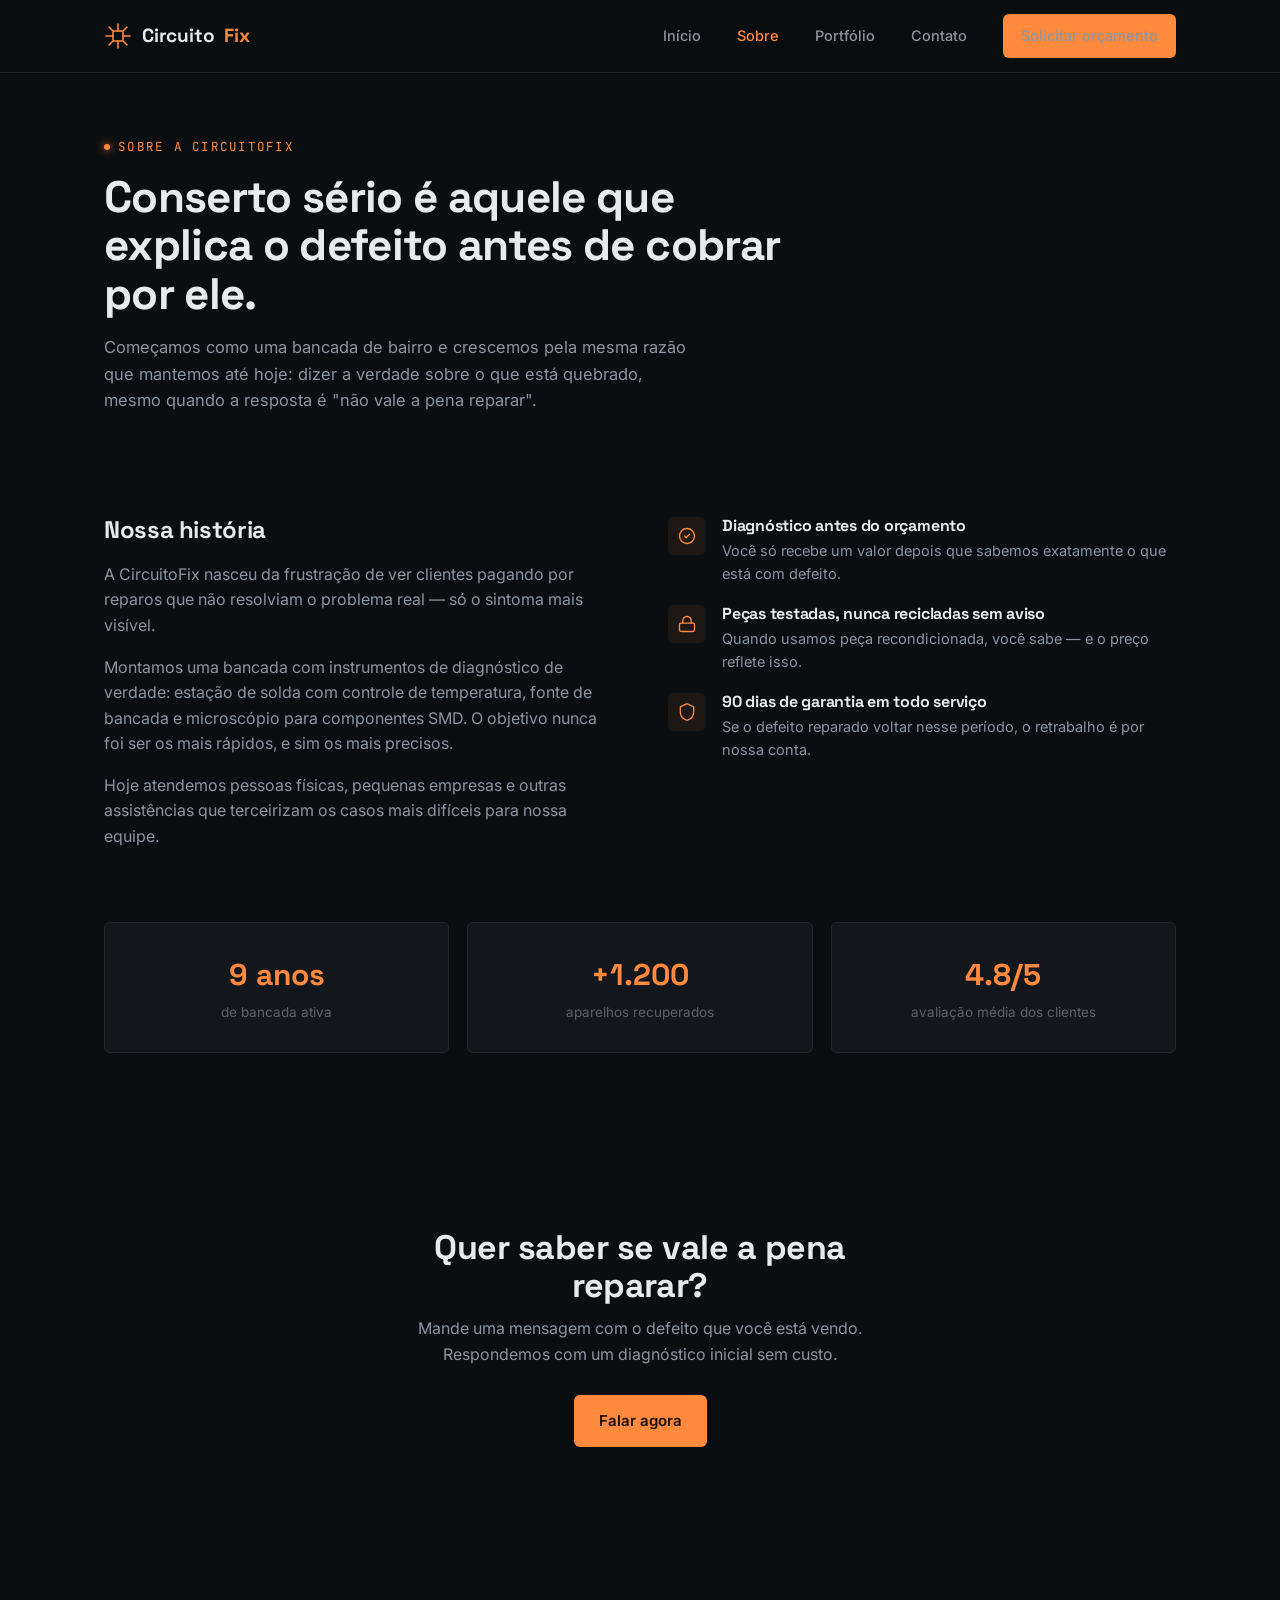
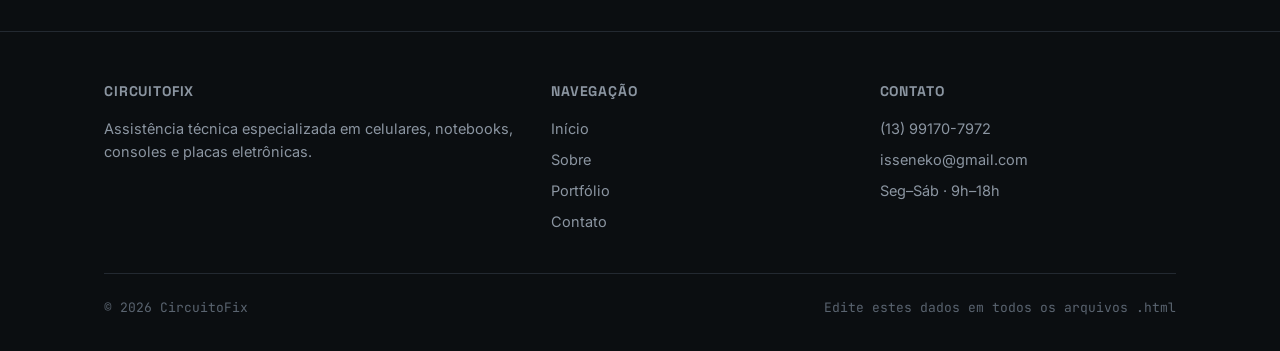
<file: sobre.html>
<!DOCTYPE html>
<html lang="pt-BR">
<head>
<meta charset="UTF-8">
<meta name="viewport" content="width=device-width, initial-scale=1.0">
<title>Sobre — CircuitoFix</title>
<meta name="description" content="Conheça a CircuitoFix: técnicos certificados, diagnóstico transparente e peças testadas antes de qualquer reparo.">
<link rel="stylesheet" href="assets/style.css">
<style>
  .about-hero { padding: 64px 0 16px; }
  .about-grid {
    display: grid;
    grid-template-columns: 1fr 1fr;
    gap: 56px;
    align-items: start;
  }
  .about-grid p { color: var(--text-muted); margin-bottom: 16px; font-size: 16px; }
  .values-list { display: flex; flex-direction: column; gap: 20px; }
  .value-item { display: flex; gap: 16px; align-items: flex-start; }
  .value-icon {
    width: 38px; height: 38px; flex-shrink: 0; border-radius: var(--radius);
    background: rgba(255,138,61,0.08); display: flex; align-items: center; justify-content: center;
  }
  .value-item h3 { font-size: 16px; margin-bottom: 4px; }
  .value-item p { font-size: 14.5px; color: var(--text-muted); margin: 0; }
  .stats-row {
    display: grid; grid-template-columns: repeat(3, 1fr); gap: 18px;
    margin-top: 56px;
  }
  .stat-card { text-align: center; }
  .stat-card strong { display: block; font-family: var(--font-display); font-size: 30px; color: var(--accent); }
  .stat-card span { font-size: 13.5px; color: var(--text-faint); }
  @media (max-width: 820px) {
    .about-grid { grid-template-columns: 1fr; gap: 36px; }
    .stats-row { grid-template-columns: 1fr; }
  }
</style>
</head>
<body>

<header>
  <nav class="nav wrap">
    <a href="index.html" class="logo">
      <svg class="logo-mark" viewBox="0 0 28 28" fill="none" xmlns="http://www.w3.org/2000/svg">
        <rect x="9" y="9" width="10" height="10" rx="1.5" stroke="#FF8A3D" stroke-width="1.6"/>
        <path d="M14 2V9M14 19V26M2 14H9M19 14H26M5 5L9 9M23 5L19 9M5 23L9 19M23 23L19 19" stroke="#FF8A3D" stroke-width="1.6" stroke-linecap="round"/>
      </svg>
      Circuito<span>Fix</span>
    </a>
    <button class="nav-toggle" aria-label="Abrir menu" aria-expanded="false">
      <svg width="24" height="24" viewBox="0 0 24 24" fill="none"><path d="M3 6H21M3 12H21M3 18H21" stroke="currentColor" stroke-width="2" stroke-linecap="round"/></svg>
    </button>
    <div class="nav-links">
      <a href="index.html">Início</a>
      <a href="sobre.html" class="active">Sobre</a>
      <a href="portfolio.html">Portfólio</a>
      <a href="contato.html">Contato</a>
      <a href="contato.html" class="nav-cta">Solicitar orçamento</a>
    </div>
  </nav>
</header>

<main>
  <section class="about-hero section-tight">
    <div class="wrap">
      <div class="eyebrow reveal">Sobre a CircuitoFix</div>
      <h1 class="reveal" style="font-size: clamp(30px, 4.5vw, 44px); max-width: 680px; margin-bottom: 16px;">
        Conserto sério é aquele que explica o defeito antes de cobrar por ele.
      </h1>
      <p class="reveal text-muted" style="max-width: 600px; font-size: 16.5px;">
        Começamos como uma bancada de bairro e crescemos pela mesma razão que mantemos até hoje: dizer a verdade sobre o que está quebrado, mesmo quando a resposta é "não vale a pena reparar".
      </p>
    </div>
  </section>

  <section class="section">
    <div class="wrap about-grid">
      <div class="reveal">
        <h2 style="font-size: 24px; margin-bottom: 18px;">Nossa história</h2>
        <p>A CircuitoFix nasceu da frustração de ver clientes pagando por reparos que não resolviam o problema real — só o sintoma mais visível.</p>
        <p>Montamos uma bancada com instrumentos de diagnóstico de verdade: estação de solda com controle de temperatura, fonte de bancada e microscópio para componentes SMD. O objetivo nunca foi ser os mais rápidos, e sim os mais precisos.</p>
        <p>Hoje atendemos pessoas físicas, pequenas empresas e outras assistências que terceirizam os casos mais difíceis para nossa equipe.</p>
      </div>

      <div class="values-list reveal">
        <div class="value-item">
          <div class="value-icon">
            <svg width="20" height="20" viewBox="0 0 24 24" fill="none"><path d="M9 12L11 14L15 10" stroke="#FF8A3D" stroke-width="1.8" stroke-linecap="round" stroke-linejoin="round"/><circle cx="12" cy="12" r="9" stroke="#FF8A3D" stroke-width="1.6"/></svg>
          </div>
          <div>
            <h3>Diagnóstico antes do orçamento</h3>
            <p>Você só recebe um valor depois que sabemos exatamente o que está com defeito.</p>
          </div>
        </div>
        <div class="value-item">
          <div class="value-icon">
            <svg width="20" height="20" viewBox="0 0 24 24" fill="none"><rect x="3" y="11" width="18" height="10" rx="2" stroke="#FF8A3D" stroke-width="1.6"/><path d="M7 11V8a5 5 0 0110 0v3" stroke="#FF8A3D" stroke-width="1.6"/></svg>
          </div>
          <div>
            <h3>Peças testadas, nunca recicladas sem aviso</h3>
            <p>Quando usamos peça recondicionada, você sabe — e o preço reflete isso.</p>
          </div>
        </div>
        <div class="value-item">
          <div class="value-icon">
            <svg width="20" height="20" viewBox="0 0 24 24" fill="none"><path d="M12 2L4 6V12C4 17 7.5 20.5 12 22C16.5 20.5 20 17 20 12V6L12 2Z" stroke="#FF8A3D" stroke-width="1.6"/></svg>
          </div>
          <div>
            <h3>90 dias de garantia em todo serviço</h3>
            <p>Se o defeito reparado voltar nesse período, o retrabalho é por nossa conta.</p>
          </div>
        </div>
      </div>
    </div>

    <div class="wrap">
      <div class="stats-row reveal">
        <div class="stat-card card">
          <strong>9 anos</strong>
          <span>de bancada ativa</span>
        </div>
        <div class="stat-card card">
          <strong>+1.200</strong>
          <span>aparelhos recuperados</span>
        </div>
        <div class="stat-card card">
          <strong>4.8/5</strong>
          <span>avaliação média dos clientes</span>
        </div>
      </div>
    </div>
  </section>

  <section class="section cta-final">
    <div class="wrap cta-final-inner reveal">
      <h2>Quer saber se vale a pena reparar?</h2>
      <p>Mande uma mensagem com o defeito que você está vendo. Respondemos com um diagnóstico inicial sem custo.</p>
      <a href="contato.html" class="btn btn-primary">Falar agora</a>
    </div>
  </section>
</main>

<footer>
  <div class="wrap">
    <div class="footer-grid">
      <div class="footer-col">
        <h4>CircuitoFix</h4>
        <p>Assistência técnica especializada em celulares, notebooks, consoles e placas eletrônicas.</p>
      </div>
      <div class="footer-col">
        <h4>Navegação</h4>
        <a href="index.html">Início</a>
        <a href="sobre.html">Sobre</a>
        <a href="portfolio.html">Portfólio</a>
        <a href="contato.html">Contato</a>
      </div>
      <div class="footer-col">
        <h4>Contato</h4>
        <a href="tel:+5513991707972">(13) 99170-7972</a>
        <a href="mailto:isseneko@gmail.com">isseneko@gmail.com</a>
        <p>Seg–Sáb · 9h–18h</p>
      </div>
    </div>
    <div class="footer-bottom">
      <span>© 2026 CircuitoFix</span>
      <span>Edite estes dados em todos os arquivos .html</span>
    </div>
  </div>
</footer>

<script src="assets/script.js"></script>
</body>
</html>
</file>
<file: assets/style.css>
/* ===========================================================
   CircuitoFix — Assistência Técnica de Eletrônicos
   Design tokens
   =========================================================== */

@import url('https://fonts.googleapis.com/css2?family=Space+Grotesk:wght@500;600;700&family=Inter:wght@400;500;600&family=JetBrains+Mono:wght@400;500;600&display=swap');

:root {
  /* Cores */
  --bg: #0B0E11;
  --panel: #13171C;
  --panel-raised: #181D24;
  --border: #232931;
  --text: #E8EAED;
  --text-muted: #8B95A1;
  --text-faint: #5A6470;
  --accent: #FF8A3D;       /* âmbar-solda */
  --accent-dim: #B5601F;
  --ok: #4ADE80;            /* verde-placa */
  --warn: #FFD166;

  /* Tipografia */
  --font-display: 'Space Grotesk', sans-serif;
  --font-body: 'Inter', sans-serif;
  --font-mono: 'JetBrains Mono', monospace;

  /* Layout */
  --max-w: 1120px;
  --radius: 6px;
}

* { margin: 0; padding: 0; box-sizing: border-box; }

html { scroll-behavior: smooth; }

@media (prefers-reduced-motion: reduce) {
  html { scroll-behavior: auto; }
  * { animation-duration: 0.01ms !important; transition-duration: 0.01ms !important; }
}

body {
  background: var(--bg);
  color: var(--text);
  font-family: var(--font-body);
  font-size: 16px;
  line-height: 1.6;
  -webkit-font-smoothing: antialiased;
}

img { max-width: 100%; display: block; }

a { color: inherit; text-decoration: none; }

.wrap {
  max-width: var(--max-w);
  margin: 0 auto;
  padding: 0 24px;
}

/* Background: trilhas de PCB sutis */
.pcb-bg {
  position: fixed;
  inset: 0;
  z-index: -1;
  opacity: 0.05;
  pointer-events: none;
}

/* ---------- Header ---------- */
header {
  position: sticky;
  top: 0;
  z-index: 50;
  background: rgba(11, 14, 17, 0.85);
  backdrop-filter: blur(10px);
  border-bottom: 1px solid var(--border);
}

.nav {
  display: flex;
  align-items: center;
  justify-content: space-between;
  height: 72px;
}

.logo {
  display: flex;
  align-items: center;
  gap: 10px;
  font-family: var(--font-display);
  font-size: 19px;
  font-weight: 700;
  letter-spacing: -0.01em;
}

.logo-mark {
  width: 28px;
  height: 28px;
  flex-shrink: 0;
}

.logo span {
  color: var(--accent);
}

.nav-links {
  display: flex;
  align-items: center;
  gap: 36px;
}

.nav-links a {
  font-size: 14.5px;
  font-weight: 500;
  color: var(--text-muted);
  transition: color 0.2s ease;
  position: relative;
}

.nav-links a:hover,
.nav-links a:focus-visible {
  color: var(--text);
}

.nav-links a.active {
  color: var(--accent);
}

.nav-cta {
  background: var(--accent);
  color: #1A0E04;
  font-weight: 600;
  font-size: 14px;
  padding: 10px 18px;
  border-radius: var(--radius);
  transition: background 0.2s ease, transform 0.15s ease;
}

.nav-cta:hover { background: #FFA15E; }
.nav-cta:active { transform: scale(0.97); }

.nav-toggle {
  display: none;
  background: none;
  border: none;
  color: var(--text);
  cursor: pointer;
  padding: 8px;
}

:focus-visible {
  outline: 2px solid var(--accent);
  outline-offset: 2px;
}

@media (max-width: 760px) {
  .nav-links {
    position: fixed;
    top: 72px;
    left: 0;
    right: 0;
    background: var(--panel);
    border-bottom: 1px solid var(--border);
    flex-direction: column;
    align-items: flex-start;
    gap: 0;
    padding: 8px 24px 20px;
    transform: translateY(-8px);
    opacity: 0;
    pointer-events: none;
    transition: opacity 0.2s ease, transform 0.2s ease;
  }
  .nav-links.open {
    transform: translateY(0);
    opacity: 1;
    pointer-events: auto;
  }
  .nav-links a { padding: 12px 0; width: 100%; border-bottom: 1px solid var(--border); }
  .nav-links a:last-of-type { border-bottom: none; }
  .nav-cta { margin-top: 12px; text-align: center; }
  .nav-toggle { display: block; }
}

/* ---------- Footer ---------- */
footer {
  border-top: 1px solid var(--border);
  padding: 48px 0 32px;
  margin-top: 96px;
}

.footer-grid {
  display: grid;
  grid-template-columns: 1.4fr 1fr 1fr;
  gap: 32px;
  margin-bottom: 32px;
}

.footer-col h4 {
  font-family: var(--font-display);
  font-size: 14px;
  color: var(--text-muted);
  text-transform: uppercase;
  letter-spacing: 0.06em;
  margin-bottom: 14px;
}

.footer-col p, .footer-col a {
  font-size: 14.5px;
  color: var(--text-muted);
  display: block;
  margin-bottom: 8px;
}

.footer-col a:hover { color: var(--accent); }

.footer-bottom {
  display: flex;
  justify-content: space-between;
  align-items: center;
  padding-top: 24px;
  border-top: 1px solid var(--border);
  font-size: 13px;
  color: var(--text-faint);
  font-family: var(--font-mono);
}

@media (max-width: 700px) {
  .footer-grid { grid-template-columns: 1fr; gap: 28px; }
  .footer-bottom { flex-direction: column; gap: 12px; text-align: center; }
}

/* ---------- Tipografia geral ---------- */
h1, h2, h3 {
  font-family: var(--font-display);
  font-weight: 700;
  letter-spacing: -0.015em;
  line-height: 1.1;
}

.eyebrow {
  font-family: var(--font-mono);
  font-size: 12.5px;
  color: var(--accent);
  text-transform: uppercase;
  letter-spacing: 0.1em;
  display: flex;
  align-items: center;
  gap: 8px;
  margin-bottom: 16px;
}

.eyebrow::before {
  content: '';
  width: 6px;
  height: 6px;
  border-radius: 50%;
  background: var(--accent);
  box-shadow: 0 0 8px var(--accent);
}

.section { padding: 88px 0; }
.section-tight { padding: 56px 0; }

.section-head {
  max-width: 620px;
  margin-bottom: 48px;
}

.section-head h2 {
  font-size: clamp(28px, 4vw, 38px);
  margin-bottom: 14px;
}

.section-head p {
  color: var(--text-muted);
  font-size: 16.5px;
}

/* ---------- Botões ---------- */
.btn {
  display: inline-flex;
  align-items: center;
  gap: 8px;
  font-weight: 600;
  font-size: 15px;
  padding: 13px 24px;
  border-radius: var(--radius);
  transition: background 0.2s ease, transform 0.15s ease, border-color 0.2s ease;
  cursor: pointer;
  border: 1px solid transparent;
}

.btn-primary {
  background: var(--accent);
  color: #1A0E04;
}
.btn-primary:hover { background: #FFA15E; }
.btn-primary:active { transform: scale(0.97); }

.btn-ghost {
  background: transparent;
  border-color: var(--border);
  color: var(--text);
}
.btn-ghost:hover { border-color: var(--accent); color: var(--accent); }

/* ---------- Cards ---------- */
.card {
  background: var(--panel);
  border: 1px solid var(--border);
  border-radius: var(--radius);
  padding: 28px;
}

/* ---------- Status pill (vocabulário de OS / ordem de serviço) ---------- */
.status {
  font-family: var(--font-mono);
  font-size: 11.5px;
  font-weight: 600;
  text-transform: uppercase;
  letter-spacing: 0.06em;
  padding: 4px 10px;
  border-radius: 4px;
  display: inline-flex;
  align-items: center;
  gap: 6px;
}
.status::before { content: ''; width: 6px; height: 6px; border-radius: 50%; }

.status-ok { background: rgba(74, 222, 128, 0.1); color: var(--ok); }
.status-ok::before { background: var(--ok); }

.status-progress { background: rgba(255, 138, 61, 0.1); color: var(--accent); }
.status-progress::before { background: var(--accent); }

.status-wait { background: rgba(139, 149, 161, 0.1); color: var(--text-muted); }
.status-wait::before { background: var(--text-muted); }

/* ---------- Reveal on scroll ---------- */
.reveal {
  opacity: 0;
  transform: translateY(16px);
  transition: opacity 0.6s ease, transform 0.6s ease;
}
.reveal.in-view {
  opacity: 1;
  transform: translateY(0);
}

/* ---------- Hero ---------- */
.hero {
  padding: 72px 0 96px;
  position: relative;
  overflow: hidden;
}

.hero::before {
  content: '';
  position: absolute;
  top: -120px;
  right: -120px;
  width: 420px;
  height: 420px;
  background: radial-gradient(circle, rgba(255, 138, 61, 0.12), transparent 70%);
  pointer-events: none;
}

.hero-grid {
  display: grid;
  grid-template-columns: 1.1fr 0.9fr;
  gap: 56px;
  align-items: center;
}

.hero-copy h1 {
  font-size: clamp(34px, 5vw, 52px);
  margin-bottom: 20px;
}

.hero-sub {
  color: var(--text-muted);
  font-size: 17px;
  max-width: 480px;
  margin-bottom: 32px;
}

.hero-actions {
  display: flex;
  gap: 14px;
  flex-wrap: wrap;
  margin-bottom: 48px;
}

.hero-trust {
  display: flex;
  gap: 32px;
  flex-wrap: wrap;
}

.hero-trust-item {
  display: flex;
  flex-direction: column;
}

.hero-trust-item strong {
  font-family: var(--font-display);
  font-size: 22px;
  color: var(--accent);
}

.hero-trust-item span {
  font-size: 13px;
  color: var(--text-faint);
}

.hero-visual {
  display: flex;
  justify-content: center;
}

.pcb-art { width: 100%; max-width: 380px; }

.trace {
  stroke-dasharray: 6 6;
  animation: dash 2.4s linear infinite;
}
.trace-2 { animation-delay: -1.2s; }

@keyframes dash {
  to { stroke-dashoffset: -24; }
}

@media (max-width: 880px) {
  .hero-grid { grid-template-columns: 1fr; gap: 40px; }
  .hero-visual { order: -1; max-width: 280px; margin: 0 auto; }
}

/* ---------- Services grid ---------- */
.services-grid {
  display: grid;
  grid-template-columns: repeat(4, 1fr);
  gap: 18px;
}

.service-icon {
  width: 44px;
  height: 44px;
  border-radius: var(--radius);
  background: rgba(255, 138, 61, 0.08);
  display: flex;
  align-items: center;
  justify-content: center;
  margin-bottom: 18px;
}

.service-card h3 {
  font-size: 17px;
  margin-bottom: 8px;
}

.service-card p { font-size: 14.5px; line-height: 1.55; }

@media (max-width: 900px) {
  .services-grid { grid-template-columns: 1fr 1fr; }
}
@media (max-width: 560px) {
  .services-grid { grid-template-columns: 1fr; }
}

/* ---------- OS list (como funciona) ---------- */
.section-os { background: var(--panel); border-top: 1px solid var(--border); border-bottom: 1px solid var(--border); }

.os-list {
  display: grid;
  grid-template-columns: repeat(4, 1fr);
  gap: 20px;
}

.os-item {
  display: flex;
  flex-direction: column;
  gap: 12px;
}

.os-item p {
  font-size: 14.5px;
  color: var(--text-muted);
  line-height: 1.55;
}

@media (max-width: 900px) {
  .os-list { grid-template-columns: 1fr 1fr; }
}
@media (max-width: 560px) {
  .os-list { grid-template-columns: 1fr; }
}

/* ---------- CTA final ---------- */
.cta-final-inner {
  text-align: center;
  max-width: 560px;
}

.cta-final-inner h2 { font-size: clamp(26px, 4vw, 34px); margin-bottom: 12px; }
.cta-final-inner p { color: var(--text-muted); margin-bottom: 28px; font-size: 16px; }

/* ---------- Utilities ---------- */
.text-muted { color: var(--text-muted); }
.mono { font-family: var(--font-mono); }
</file>
